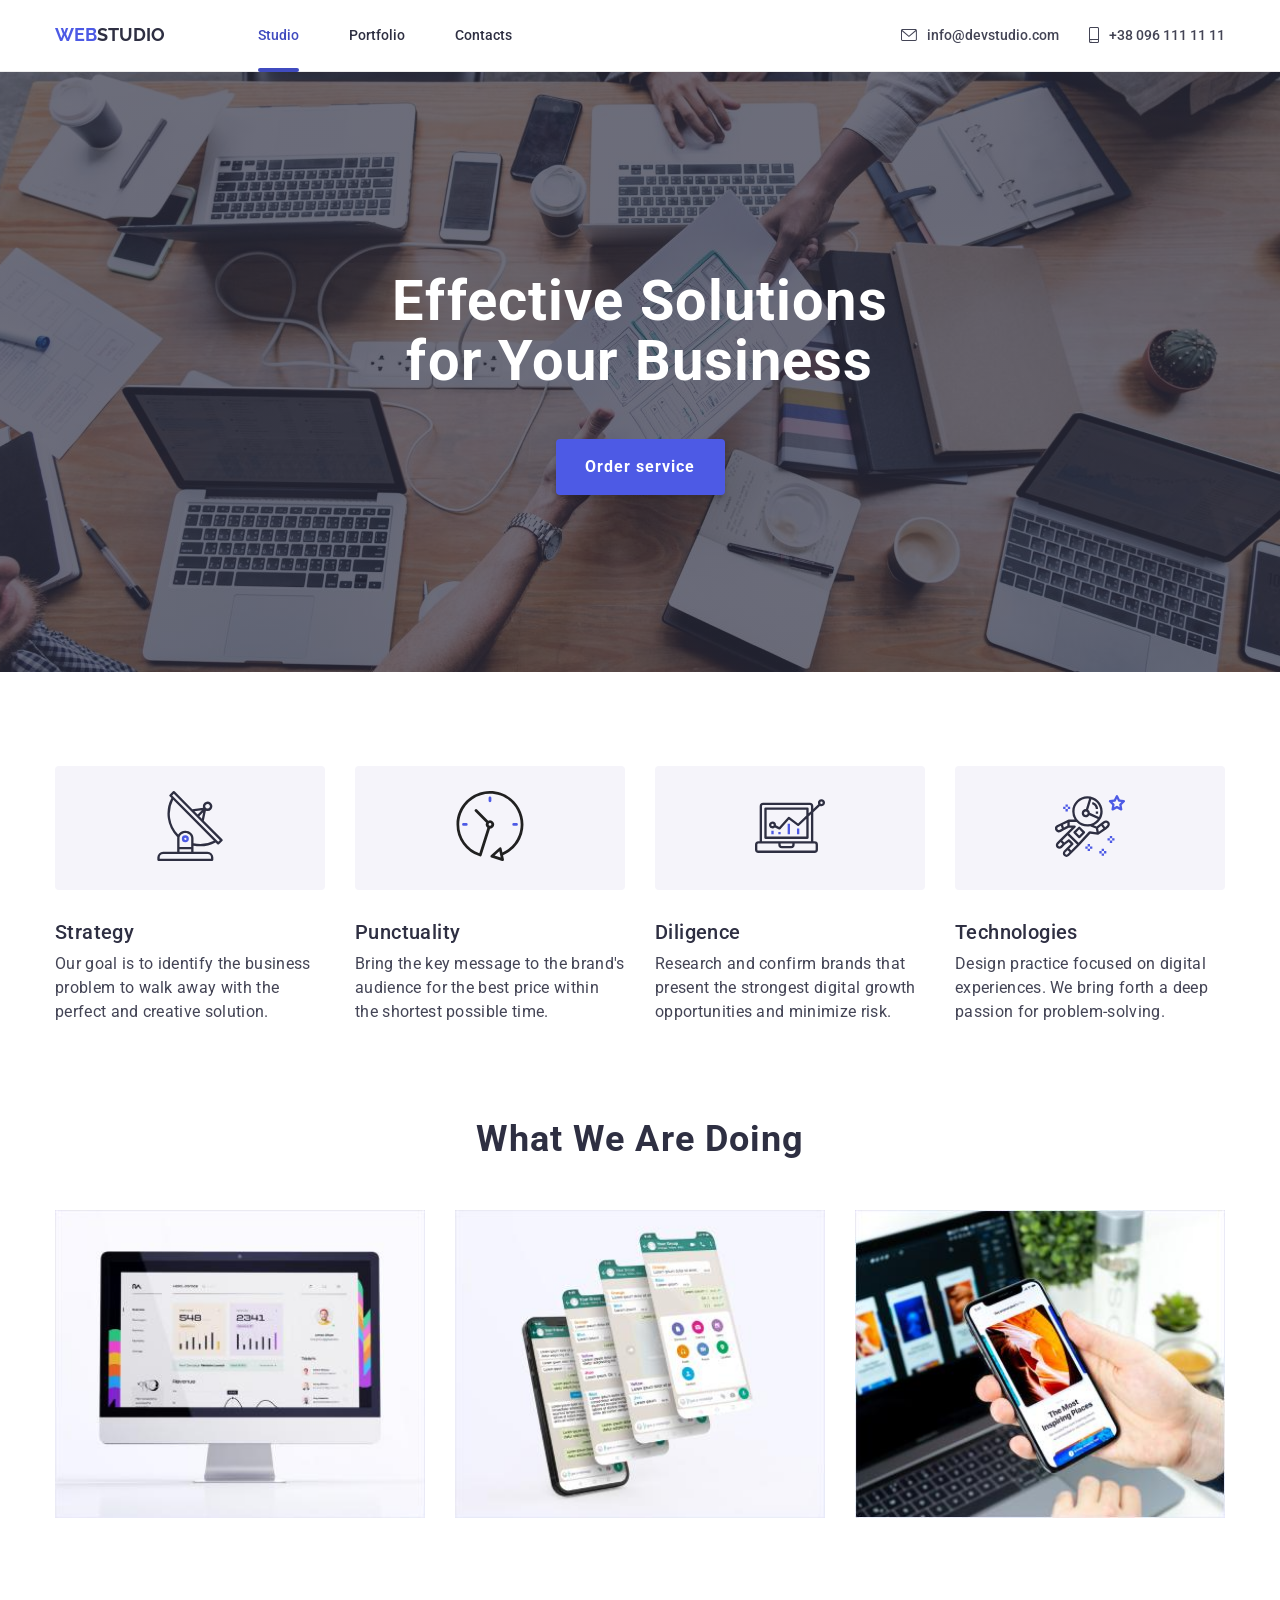
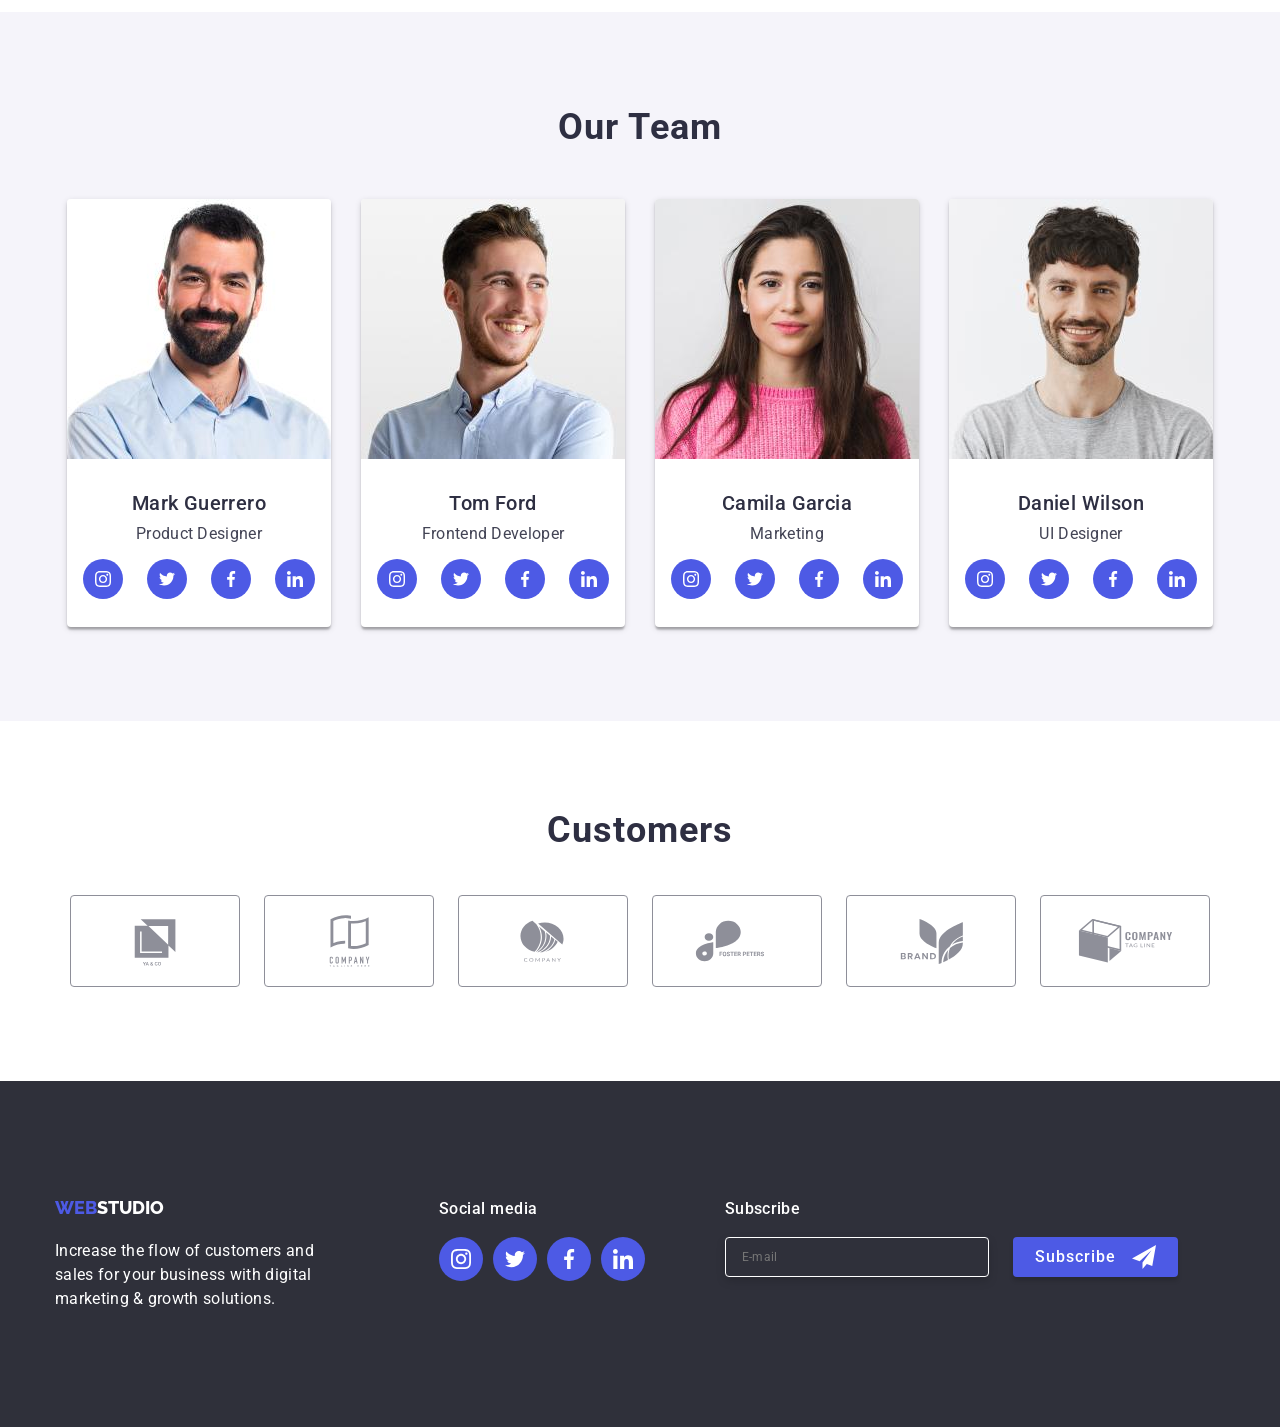
<file: src/index.html>
<!DOCTYPE html>
<html lang="uk">
    <head>
        <meta charset="UTF-8">
        <meta name="viewport" content="width=device-width, initial-scale=1.0">
        <title>WebStudio</title>

        <link rel="preconnect" href="https://fonts.googleapis.com">
        <link rel="preconnect" href="https://fonts.gstatic.com" crossorigin>
        <link href="https://fonts.googleapis.com/css2?family=Raleway:wght@700&family=Roboto:wght@400;500;700;900&display=swap" rel="stylesheet">

        <link rel="stylesheet" href="./css/modern-normalize.css">
        <link rel="stylesheet" href="./css/styles.css">
    </head>

    <body>
        <header>
            <div class="container header-box">
                <a class="logo-link" href="./index.html">
                    WEB<span class="logo-header">STUDIO</span>
                </a>    
                <nav class="nav-container">
                    <ul class="list">
                        <li><a href="index.html" class="studio">Studio</a></li>
                        <li class="li-portfolio"><a href="portfolio.html" class="portfolio">Portfolio</a></li>
                        <li class="li-contacts"><a href="" class="contacts">Contacts</a></li>
                    </ul>
                </nav>
                <ul class="list-1">
                    <li class="li-devstudio"><a href="mailto:info@devstudio.com" class="devstudio"><svg width="16" height="12"  class="icon"><use href="./images/icons.svg#icon-envelope"></use></svg>info@devstudio.com</a></li>
                    <li class="li-number"><a href="tel:+380961111111" class="number"><svg width="10" height="16" class="icon"><use href="./images/icons.svg#icon-smartphone"></use></svg>+38 096 111 11 11</a></li>
                </ul>
            </div>
        </header>

        <main>
            <section class="body-menu">
                <div class="container">
                    <h1 class="solutions">Effective Solutions for Your Business</h1>
                    <button class="btn-menu" type="button" data-modal-open>Order service</button>
                </div>
            </section>

            <section class="style-1">
                <div class="container">
                    <h2 class="visually-hidden">Наші особливості</h2>
                    <ul class="solution-container">
                        <li class="item-width">
                            <div class="svg-center">
                                <svg viewBox="0 0 32 32" width="70" height="70">
                                    <path fill="#212121" d="m30.773 22.098-8.443-8.505.937-4.615c.242.094.499.144.758.146h.006a2.159 2.159 0 1 0-2.008-1.435l-4.96.605L8.972.161a.534.534 0 0 0-.377-.16.532.532 0 0 0-.373.155L6.709 1.66a.534.534 0 0 0 0 .754l.814.826a14.943 14.943 0 0 0 2.519 17.663.513.513 0 0 0 .146.098c-.034.18-.051.364-.052.547v6.187h-6.4a2.67 2.67 0 0 0-2.667 2.667v1.067c0 .295.239.533.533.533h24.533a.533.533 0 0 0 .533-.533v-1.067a2.67 2.67 0 0 0-2.667-2.667h-6.4v-2.742a15.09 15.09 0 0 0 3.049.32 14.854 14.854 0 0 0 7.04-1.783l.818.823a.534.534 0 0 0 .377.16.532.532 0 0 0 .373-.155l1.513-1.504a.534.534 0 0 0 0-.754zM23.28 6.233a1.066 1.066 0 1 1 .752 1.822h-.003a1.067 1.067 0 0 1-.747-1.823h-.002zm-1.256 3.505-.598 2.946-1.175-1.182 1.774-1.763zm-.605-.902-1.92 1.909-1.485-1.493 3.405-.415zM24.004 28.8a1.6 1.6 0 0 1 1.6 1.6v.533H2.137V30.4a1.6 1.6 0 0 1 1.6-1.6h20.267zm-7.467-2.133v1.067h-5.333v-1.067h5.333zM11.204 25.6v-4.053c0-1.294 1.196-2.347 2.667-2.347s2.667 1.053 2.667 2.347V25.6h-5.333zm6.4-1.696v-2.357c0-1.882-1.675-3.413-3.733-3.413a3.8 3.8 0 0 0-3.281 1.786A13.87 13.87 0 0 1 8.311 4.033l18.602 18.708a13.818 13.818 0 0 1-9.309 1.163zm11.289-.684L7.836 2.039l.755-.752 7.935 7.98c.004 0 .006.007.01.01l13.115 13.191-.757.752z" style="fill:var(--color2, #2E2F42)"/>
                                    <path fill="#2196f3" d="M13.876 20.267h-.005a1.6 1.6 0 1 0-.004 3.2h.005a1.6 1.6 0 1 0 .004-3.2zm.373 1.978a.534.534 0 0 1-.752-.756.534.534 0 0 1 .373-.155.532.532 0 0 1 .373.911h.005z" style="fill:var(--color1, #4D5AE5)"/>
                                </svg>
                            </div>
                            <h3 class="solutions-title">Strategy</h3>
                            <p class="title-descr">Our goal is to identify the business problem to walk away with the perfect and creative solution. </p>
                        </li>
                        <li class="item-width">
                            <div class="svg-center">
                                <svg viewBox="0 0 32 32" width="70" height="70">
                                    <path fill="#212121" d="M31.297 15.301C31.295 6.849 24.442-.002 15.989 0S.686 6.855.688 15.308a15.304 15.304 0 0 0 10.649 14.576.662.662 0 0 0 .529-.065.637.637 0 0 0 .283-.356l3.865-12.25a1.912 1.912 0 1 0-.84-3.635l-5.106-5.107a.637.637 0 0 0-.902.902l5.103 5.109a1.876 1.876 0 0 0 .536 2.309l-3.683 11.673C3.844 25.783.118 17.71 2.799 10.432S13.553-.572 20.831 2.109s11.004 10.754 8.323 18.032a14.042 14.042 0 0 1-7.462 7.973l-.398-1.874a.638.638 0 0 0-1.048-.344l-3.837 3.426a.637.637 0 0 0 .231 1.084l4.899 1.563a.638.638 0 0 0 .819-.74l-.391-1.839a15.255 15.255 0 0 0 9.329-14.089zm-15.305-.637a.638.638 0 1 1 0 1.277.638.638 0 0 1 0-1.277zm2.101 14.864 2.184-1.948.603 2.84-2.787-.892z" style="fill:var(--color2, #212121)"/>
                                    <path fill="#2196f3" d="M15.354 3.185V4.46a.638.638 0 1 0 1.276 0V3.185a.638.638 0 0 0-1.276 0zM3.876 14.664a.638.638 0 0 0 0 1.276h1.275a.638.638 0 1 0 0-1.276H3.876zM28.108 15.939a.638.638 0 1 0 0-1.276h-1.275a.638.638 0 0 0 0 1.276h1.275z" style="fill:var(--color1, #4D5AE5)"/>
                                </svg>
                            </div>
                            <h3 class="solutions-title">Punctuality</h3>
                            <p class="title-descr">Bring the key message to the brand's audience for the best price within the shortest possible time.</p>
                        </li>
                        <li class="item-width">
                            <div class="svg-center">
                                <svg viewBox="0 0 32 32" width="70" height="70">
                                    <path fill="#2196f3" d="M14.926 14.965h1.066v4.798h-1.066v-4.797zM19.19 17.097h1.066v2.665H19.19v-2.665zM10.661 18.696h1.066v1.066h-1.066v-1.066zM7.463 18.163h1.066v1.599H7.463v-1.599z" style="fill:var(--color1, #4D5AE5)"/>
                                    <path fill="#212121" d="M1.599 28.291h25.587a1.6 1.6 0 0 0 1.599-1.599V24.56a1.6 1.6 0 0 0-1.599-1.599h-.533V9.668L29.681 6.8a1.608 1.608 0 1 0-.746-.763L26.654 8.2V6.97a1.6 1.6 0 0 0-1.599-1.599H3.733A1.6 1.6 0 0 0 2.134 6.97v15.992h-.533a1.6 1.6 0 0 0-1.599 1.599v2.132a1.6 1.6 0 0 0 1.599 1.599zM30.384 4.837a.533.533 0 1 1 0 1.067.533.533 0 0 1 0-1.067zM3.198 6.969c0-.294.239-.533.533-.533h21.322c.294 0 .533.239.533.533v2.239l-1.066 1.013V8.035a.533.533 0 0 0-.533-.533H4.797a.533.533 0 0 0-.533.533v13.326c0 .294.239.533.533.533h19.19a.533.533 0 0 0 .533-.533v-9.674l1.066-1.01v12.284H3.198V6.969zm4.798 6.93a1.598 1.598 0 1 0 1.107 2.749l1.853.93a.532.532 0 0 0 .636-.123l3.939-4.431 3.872 2.901a.533.533 0 0 0 .686-.039l3.365-3.188v8.131H5.33V8.569h18.124v2.66l-3.771 3.572-3.904-2.927a.533.533 0 0 0-.718.072l-3.993 4.493-1.493-.746c.011-.064.018-.129.02-.193a1.6 1.6 0 0 0-1.599-1.599zm.533 1.599a.533.533 0 1 1-1.067 0 .533.533 0 0 1 1.067 0zm3.198 8.529h5.331v.533a.533.533 0 0 1-.533.533h-4.264a.533.533 0 0 1-.533-.533v-.533zm-10.661.533c0-.294.239-.533.533-.533h9.062v.533a1.6 1.6 0 0 0 1.599 1.599h4.264a1.6 1.6 0 0 0 1.599-1.599v-.533h9.062c.294 0 .533.239.533.533v2.132a.533.533 0 0 1-.533.533H1.598a.533.533 0 0 1-.533-.533V24.56z" style="fill:var(--color2, #2E2F42)"/>
                                </svg>
                            </div>
                            <h3 class="solutions-title">Diligence</h3>
                            <p class="title-descr">Research and confirm brands that present the strongest digital growth opportunities and minimize risk.</p>
                        </li>
                        <li class="item-width">
                            <div class="svg-center">
                                <svg viewBox="0 0 32 32" width="70" height="70">
                                    <path fill="#2196f3" d="M31.974 4.524a.534.534 0 0 0-.43-.363l-1.91-.278-.855-1.731c-.179-.365-.777-.365-.956 0l-.855 1.731-1.91.278a.535.535 0 0 0-.296.91l1.383 1.348-.326 1.903c-.034.2.048.402.212.522a.53.53 0 0 0 .562.04l1.709-.899 1.709.899a.536.536 0 0 0 .775-.563l-.326-1.903 1.383-1.348a.536.536 0 0 0 .135-.547zm-2.463 1.327a.534.534 0 0 0-.153.472l.191 1.114-1-.526a.533.533 0 0 0-.498 0l-1.001.526.191-1.114a.534.534 0 0 0-.153-.472l-.81-.789 1.119-.163a.532.532 0 0 0 .402-.292l.5-1.013.5 1.013a.535.535 0 0 0 .402.292l1.119.163-.809.789zM26.134 20.522h-1.067v1.067h1.067v-1.067zM26.134 22.656h-1.067v1.067h1.067v-1.067zM27.2 21.589h-1.067v1.067H27.2v-1.067zM25.067 21.589H24v1.067h1.067v-1.067zM22.4 26.389h-1.067v1.067H22.4v-1.067zM22.4 28.522h-1.067v1.067H22.4v-1.067zM23.467 27.456H22.4v1.067h1.067v-1.067zM21.333 27.456h-1.067v1.067h1.067v-1.067zM16 24.256h-1.067v1.067H16v-1.067zM16 26.389h-1.067v1.067H16v-1.067zM17.067 25.322H16v1.067h1.067v-1.067zM14.933 25.322h-1.067v1.067h1.067v-1.067zM5.867 6.122H4.8v1.067h1.067V6.122zM5.867 8.255H4.8v1.067h1.067V8.255z" style="fill:var(--color1, #4D5AE5)"/>
                                    <path fill="#2196f3" d="M6.933 7.189H5.866v1.067h1.067V7.189zM4.8 7.189H3.733v1.067H4.8V7.189z" style="fill:var(--color1, #4D5AE5)"/>
                                    <path fill="#212121" d="M24.715 14.159a1.775 1.775 0 0 0-1.188-.705 1.778 1.778 0 0 0-1.34.352l-1.252.96-1.898 1.417-1.358-.541c2.421-1.086 4.114-3.508 4.114-6.32 0-3.823-3.123-6.933-6.961-6.933s-6.961 3.11-6.961 6.933a6.86 6.86 0 0 0 1.12 3.758l-2.764-.024h-.005c-.009 0-.015.004-.023.005a.515.515 0 0 0-.155.031l-.038.013c-.006.003-.013.003-.019.006l-3.233 1.596-.001.001-1.893.911a.397.397 0 0 0-.063.035 1.779 1.779 0 0 0-.598 2.295c.22.429.595.745 1.056.889a1.776 1.776 0 0 0 1.378-.128l1.388-.738 2.264-1.169 1.357-.008L2.2 22.211l-.002.001-1.339 1.333c-.316.315-.49.732-.49 1.178s.174.863.49 1.179c.325.323.752.485 1.179.485s.854-.162 1.18-.485l1.314-1.309 1.741-1.3.901.897-1.762 1.754-.002.001-1.339 1.333c-.316.315-.49.732-.49 1.178s.174.863.49 1.179c.325.323.753.485 1.18.485s.855-.162 1.18-.485l3.482-3.467.001-.002 1.01-1-.004-.004c.006-.006.015-.009.022-.015l5.166-5.658 3.471.494a.52.52 0 0 0 .262-.033c.018-.006.033-.015.05-.023.019-.01.039-.015.058-.027l3.213-2.133c.012-.008.018-.021.029-.029.013-.01.029-.014.041-.026l1.271-1.191c.662-.62.753-1.635.212-2.362zM2.13 17.77a.714.714 0 0 1-.558.052.717.717 0 0 1-.213-1.26l1.314-.632.449 1.312-.992.528zm3.498-1.828-1.548.8-.439-1.283 2.027-1.001-.04 1.484zm15.099-6.62a5.79 5.79 0 0 1-.599 2.559l-4.181-1.899a1.863 1.863 0 0 0-.788-1.388l1.464-4.86c2.378.756 4.105 2.974 4.105 5.588zm-11.789 0c0-3.235 2.644-5.867 5.894-5.867.253 0 .5.021.745.052l-1.432 4.754c-.019-.001-.037-.006-.057-.006-1.033 0-1.873.837-1.873 1.867s.84 1.867 1.873 1.867c.694 0 1.294-.383 1.618-.945l3.862 1.755a5.894 5.894 0 0 1-4.737 2.39c-3.25 0-5.894-2.632-5.894-5.867zm5.956.8c0 .441-.362.8-.806.8s-.806-.359-.806-.8c0-.441.362-.8.806-.8s.806.359.806.8zM2.465 25.146a.608.608 0 0 1-.854.001.592.592 0 0 1 0-.844l.962-.958.851.848-.959.955zm3.214 3.734a.608.608 0 0 1-.855.001.592.592 0 0 1 0-.844l.963-.959.852.848-.96.955zm3.481-3.469-.002.001-1.765 1.76-.852-.848 1.763-1.755.002-.001c.04-.04.065-.088.09-.135.007-.014.02-.026.026-.04.017-.041.019-.085.026-.129.003-.025.014-.047.014-.073 0-.036-.013-.07-.02-.106-.006-.032-.006-.065-.019-.095a.55.55 0 0 0-.091-.138c-.01-.012-.014-.027-.025-.038h-.001l-.001-.002-1.607-1.6c-.017-.017-.039-.024-.058-.038a.507.507 0 0 0-.087-.058.515.515 0 0 0-.093-.033.507.507 0 0 0-.103-.02.5.5 0 0 0-.095.005.53.53 0 0 0-.104.02.477.477 0 0 0-.094.045c-.02.011-.042.015-.061.029L4.23 23.486l-.901-.897 2.399-2.386 4.361 4.289-.928.919zm6.819-7.017c-.015-.002-.03.004-.045.003a.556.556 0 0 0-.3.075.492.492 0 0 0-.083.061c-.013.011-.028.017-.04.029l-4.698 5.146-4.328-4.257 2.833-2.818a.534.534 0 0 0-.379-.911v-.001l-2.219.013.028-1.607 3.104.027a6.947 6.947 0 0 0 4.981 2.101c.437 0 .864-.045 1.279-.123.04.032.079.065.13.085l2.41.96.331 1.644-3.003-.427zm4.041.178-.313-1.558 1.446-1.08.947 1.257-2.08 1.381zm3.754-2.831-.838.785-.931-1.236.831-.637a.735.735 0 0 1 .543-.143.718.718 0 0 1 .48.284.713.713 0 0 1-.085.947z" style="fill:var(--color2, #2E2F42)"/>
                                    <path fill="#212121" d="m13.602 18.544-2.143-2.133a.534.534 0 0 0-.753 0l-2.142 2.133a.537.537 0 0 0 0 .756l2.142 2.133a.536.536 0 0 0 .753 0l2.143-2.133a.535.535 0 0 0 0-.756zm-2.519 1.759-1.387-1.381 1.387-1.381 1.387 1.381-1.387 1.381zM17.164 5.071l-.258 1.036c.071.018 1.738.452 1.738 2.149h1.067c0-2.017-1.666-2.965-2.547-3.185zM19.711 9.322h-1.067v1.067h1.067V9.322z" style="fill:var(--color2, #2E2F42)"/>
                                </svg>
                            </div>
                            <h3 class="solutions-title">Technologies</h3>
                            <p class="title-descr">Design practice focused on digital experiences. We bring forth a deep passion for problem-solving.</p>
                        </li>
                    </ul>
                </div>
            </section>

            <section class="style-2">
                <div class="container">
                    <h2 class="section-title">What We Are Doing</h2>
                    <ul class="list-img">
                        <li>
                            <div class="label-img">
                                <img src="./images/box_1.jpg" width="370" alt="Людина працює за ком’ютером">
                            </div>
                        </li>
                        <li>
                            <div class="label-img">
                                <img src="./images/box_2.jpg" width="370" alt="Людина працює з телефоном">
                            </div>
                        </li>
                        <li>
                            <div class="label-img">
                                <img src="./images/box_3.jpg" width="370" alt="Людина працює з планшетом">
                            </div>
                        </li>
                    </ul>
                </div>
            </section>

            <section class="section-cards">
                <div class="container">
                    <h2 class="section-title-1">
                        Our Team
                    </h2>
                    <ul class="list-cards">
                        <li class="item-card"> 
                            <img src="./images/person_1.jpg" width="270" alt="Людина займається дизайном сторінки">
                            <div class="style-card">
                                <h3 class="card-name">Mark Guerrero</h3>
                                <p class="card-descr">Product Designer</p>
                                <ul class="social-items">
                                    <li>
                                        <a href="https://www.instagram.com/" class="social-icon">
                                            <svg width="16" height="16">
                                                <use href="./images/icons.svg#icon-instagram-2"></use>
                                            </svg>
                                        </a>
                                    </li>
                                    <li>
                                        <a href="https://twitter.com/" class="social-icon">
                                            <svg width="16" height="16">
                                                <use href="./images/icons.svg#icon-twitter-1"></use>
                                            </svg>
                                        </a>
                                    </li>
                                    <li>
                                        <a href="https://www.facebook.com/"  class="social-icon">
                                            <svg width="16 " height="16">
                                                <use href="./images/icons.svg#icon-facebook-1"></use>
                                            </svg>  
                                        </a>
                                    </li>
                                    <li>
                                        <a href="https://www.linkedin.com/" class="social-icon">
                                            <svg width="16" height="16">
                                                <use href="./images/icons.svg#icon-linkedin-1"></use>
                                            </svg>
                                        </a>
                                    </li>
                                </ul>
                            </div>
                        </li>

                        <li class="item-card">
                            <img src="./images/person_2.jpg" width="270" alt="Людина займається версткою сайту">
                            <div class="style-card">
                                <h3 class="card-name">Tom Ford</h3>
                                <p class="card-descr">Frontend Developer</p>
                                <ul class="social-items">
                                    <li>
                                        <a href="https://www.instagram.com/" class="social-icon">
                                            <svg width="16" height="16">
                                                <use href="./images/icons.svg#icon-instagram-2"></use>
                                            </svg>
                                        </a>
                                    </li>
                                    <li>
                                        <a href="https://twitter.com/" class="social-icon">
                                            <svg width="16" height="16">
                                                <use href="./images/icons.svg#icon-twitter-1"></use>
                                            </svg>
                                        </a>
                                    </li>
                                    <li>
                                        <a href="https://www.facebook.com/"  class="social-icon">
                                            <svg width="16" height="16">
                                                <use href="./images/icons.svg#icon-facebook-1"></use>
                                            </svg>  
                                        </a>
                                    </li>
                                    <li>
                                        <a href="https://www.linkedin.com/" class="social-icon">
                                            <svg width="16" height="16">
                                                <use href="./images/icons.svg#icon-linkedin-1"></use>
                                            </svg>
                                        </a>
                                    </li>
                                </ul>
                            </div>
                        </li>
                            
                        <li class="item-card">
                            <img src="./images/person_3.jpg" width="270" alt="Людина займається маркетингом">
                            <div class="style-card">
                                <h3 class="card-name">Camila Garcia</h3>
                                <p class="card-descr">Marketing</p>
                                <ul class="social-items">
                                    <li>
                                        <a href="https://www.instagram.com/" class="social-icon">
                                            <svg width="16" height="16">
                                                <use href="./images/icons.svg#icon-instagram-2"></use>
                                            </svg>
                                        </a>
                                    </li>
                                    <li>
                                        <a href="https://twitter.com/" class="social-icon">
                                            <svg width="16" height="16">
                                                <use href="./images/icons.svg#icon-twitter-1"></use>
                                            </svg>
                                        </a>
                                    </li>
                                    <li>
                                        <a href="https://www.facebook.com/"  class="social-icon">
                                            <svg width="16" height="16">
                                                <use href="./images/icons.svg#icon-facebook-1"></use>
                                            </svg>  
                                        </a>
                                    </li>
                                    <li>
                                        <a href="https://www.linkedin.com/" class="social-icon">
                                            <svg width="16" height="16">
                                                <use href="./images/icons.svg#icon-linkedin-1"></use>
                                            </svg>
                                        </a>
                                    </li>
                                </ul>
                            </div>
                        </li>

                        <li class="item-card">
                            <img src="./images/person_4.jpg" width="270" alt="Людина займається дизайном інтерфейсу користувача">
                            <div class="style-card">
                                <h3 class="card-name">Daniel Wilson</h3>
                                <p class="card-descr">UI Designer</p>
                                <ul class="social-items">
                                    <li>
                                        <a href="https://www.instagram.com/" class="social-icon">
                                            <svg width="16" height="16">
                                                <use href="./images/icons.svg#icon-instagram-2"></use>
                                            </svg>
                                        </a>
                                    </li>
                                    <li>
                                        <a href="https://twitter.com/" class="social-icon">
                                            <svg width="16" height="16">
                                                <use href="./images/icons.svg#icon-twitter-1"></use>
                                            </svg>
                                        </a>
                                    </li>
                                    <li>
                                        <a href="https://www.facebook.com/"  class="social-icon">
                                            <svg width="16" height="16">
                                                <use href="./images/icons.svg#icon-facebook-1"></use>
                                            </svg>  
                                        </a>
                                    </li>
                                    <li>
                                        <a href="https://www.linkedin.com/" class="social-icon">
                                            <svg width="16" height="16">
                                                <use href="./images/icons.svg#icon-linkedin-1"></use>
                                            </svg>
                                        </a>
                                    </li>
                                </ul>
                            </div>
                        </li>
                    </ul>
                </div>
            </section>

            <section class="section-clients">
                <div class="container-customers">
                    <h2 class="clients">Customers</h2>
                    <ul class="li-logo-clients">
                        <li>
                            <a href="" class="li-client">
                                <svg width="106" height="60">
                                   <use href="./images/icons.svg#icon-client-1"></use>
                                </svg>
                            </a>
                        </li>
                        <li>
                            <a href="" class="li-client">
                                <svg width="106" height="60">
                                   <use href="./images/icons.svg#icon-client-2"></use>
                                </svg>
                            </a>
                        </li>
                        <li>
                            <a href="" class="li-client">
                                <svg width="106" height="60">
                                   <use href="./images/icons.svg#icon-client-3"></use>
                                </svg>
                            </a>
                        </li>
                        <li>
                            <a href="" class="li-client">
                                <svg width="106" height="60">
                                   <use href="./images/icons.svg#icon-client-4"></use>
                                </svg>
                            </a>
                        </li>
                        <li>
                            <a href="" class="li-client">
                                <svg width="106" height="60">
                                   <use href="./images/icons.svg#icon-client-5"></use>
                                </svg>
                            </a>
                        </li>
                        <li>
                            <a href="" class="li-client">
                                <svg width="106" height="60">
                                   <use href="./images/icons.svg#icon-client-6"></use>
                                </svg>
                            </a>
                        </li>
                    </ul>
                </div>
            </section>
        </main>

        <footer class="footer-menu">
            <div class="container flex-menu">
                <div>
                    <a class="logo-link-footer" href="./index.html">
                        WEB<span class="logo-footer">STUDIO</span>
                    </a>
                    <address class="address-footer">
                        <p class="text-footer">
                            Increase the flow of customers and sales for your business with digital marketing & growth solutions.
                        </p>
                    </address>
                </div>
                <div class="container-enjoy">
                    <p class="enjoy">Social media</p>
                    <ul class="list-footer-icon">
                        <li>
                            <a href="https://www.instagram.com/" class="footer-icon">
                                <svg width="20" height="20">
                                    <use href="./images/icons.svg#icon-instagram-2"></use>
                                </svg>
                            </a>
                        </li>
                        <li>
                            <a href="https://twitter.com/" class="footer-icon">
                                <svg width="20" height="20">
                                    <use href="./images/icons.svg#icon-twitter-1"></use>
                                </svg>
                            </a>
                        </li>
                        <li>
                            <a href="https://www.facebook.com/" class="footer-icon">
                                <svg width="20" height="20">
                                    <use href="./images/icons.svg#icon-facebook-1"></use>
                                </svg>
                            </a>
                        </li>
                        <li>
                            <a href="https://www.linkedin.com/" class="footer-icon">
                                <svg width="20" height="20">
                                    <use href="./images/icons.svg#icon-linkedin-1"></use>
                                </svg>
                            </a>
                        </li>
                    </ul>
                </div>
                <div class="flex-input">
                    <p class="input-text">Subscribe</p>
                    <form class="box-btn">
                        <label>
                            <input class="type-input" type="email" name="email" placeholder="E-mail">
                        </label>
                        <button class="btn-input">
                            Subscribe
                            <svg xmlns="http://www.w3.org/2000/svg" class="svg-btn" width="24" height="24" viewBox="0 0 24 24" fill="none">
                            <path d="M24 0L0 13.5L7.66994 16.3407L19.5 5.25002L10.5017 17.3896L10.509 17.3923L10.5 17.3896V24.0001L14.8013 18.982L20.2501 21.0001L24 0Z" fill="white"/>
                            </svg>
                        </button>
                    </form>
                </div>
            </div>
        </footer>

        <div class="backdrop is-hidden" data-modal>
            <div class="modal">
                <button class="modal-button close-icon" type="button" data-modal-close>
                    <svg width="8" height="8">
                        <use href="./images/icons.svg#icon-close-icon"></use>
                    </svg>
                </button>
                <p class="modal-title">Leave your contacts and we will call you back</p>
                <form class="form-hov">
                    <label class="name-input-modal">
                        Name
                    </label>
                    <div class="field-input">
                        <input class="modal-input" type="text" required>
                        <span class="input-icon">
                            <svg width="18" height="24">
                                <use href="./images/icons.svg#icon-person"></use>
                            </svg>
                        </span>
                    </div>
                    <label class="name-input-modal">
                        Phone
                    </label>
                    <div class="field-input">
                        <input class="modal-input" type="tel" required>
                        <span class="input-icon">
                            <svg width="18" height="24">
                                <use href="./images/icons.svg#icon-phone"></use>
                            </svg>
                        </span>
                    </div>
                    <label class="name-input-modal">
                        E-mail
                    </label>
                    <div class="field-input">
                        <input class="modal-input" type="email">
                        <span class="input-icon">
                            <svg width="18" height="24">
                                <use href="./images/icons.svg#icon-email"></use>
                            </svg>
                        </span>
                    </div>
                    <label class="name-input-modal">
                        Comment
                    </label>
                    <div class="field-input">
                        <textarea class="modal-input-commentary" placeholder="Text input"></textarea>
                        <label class="checkbox-modal">
                            <input class="modal-form-agreement-box" type="checkbox">
                            <span class="modal-agreement-text">I accept the terms and conditions of the <a href="#" class="link-lisense">Privacy Policy</a></span>
                        </label>
                        <button class="btn-modal" type="submit">Send</button>
                    </div>
                </form>
            </div>
        </div>

        <script src="./modal.js"></script>
    </body>
</html>
</file>
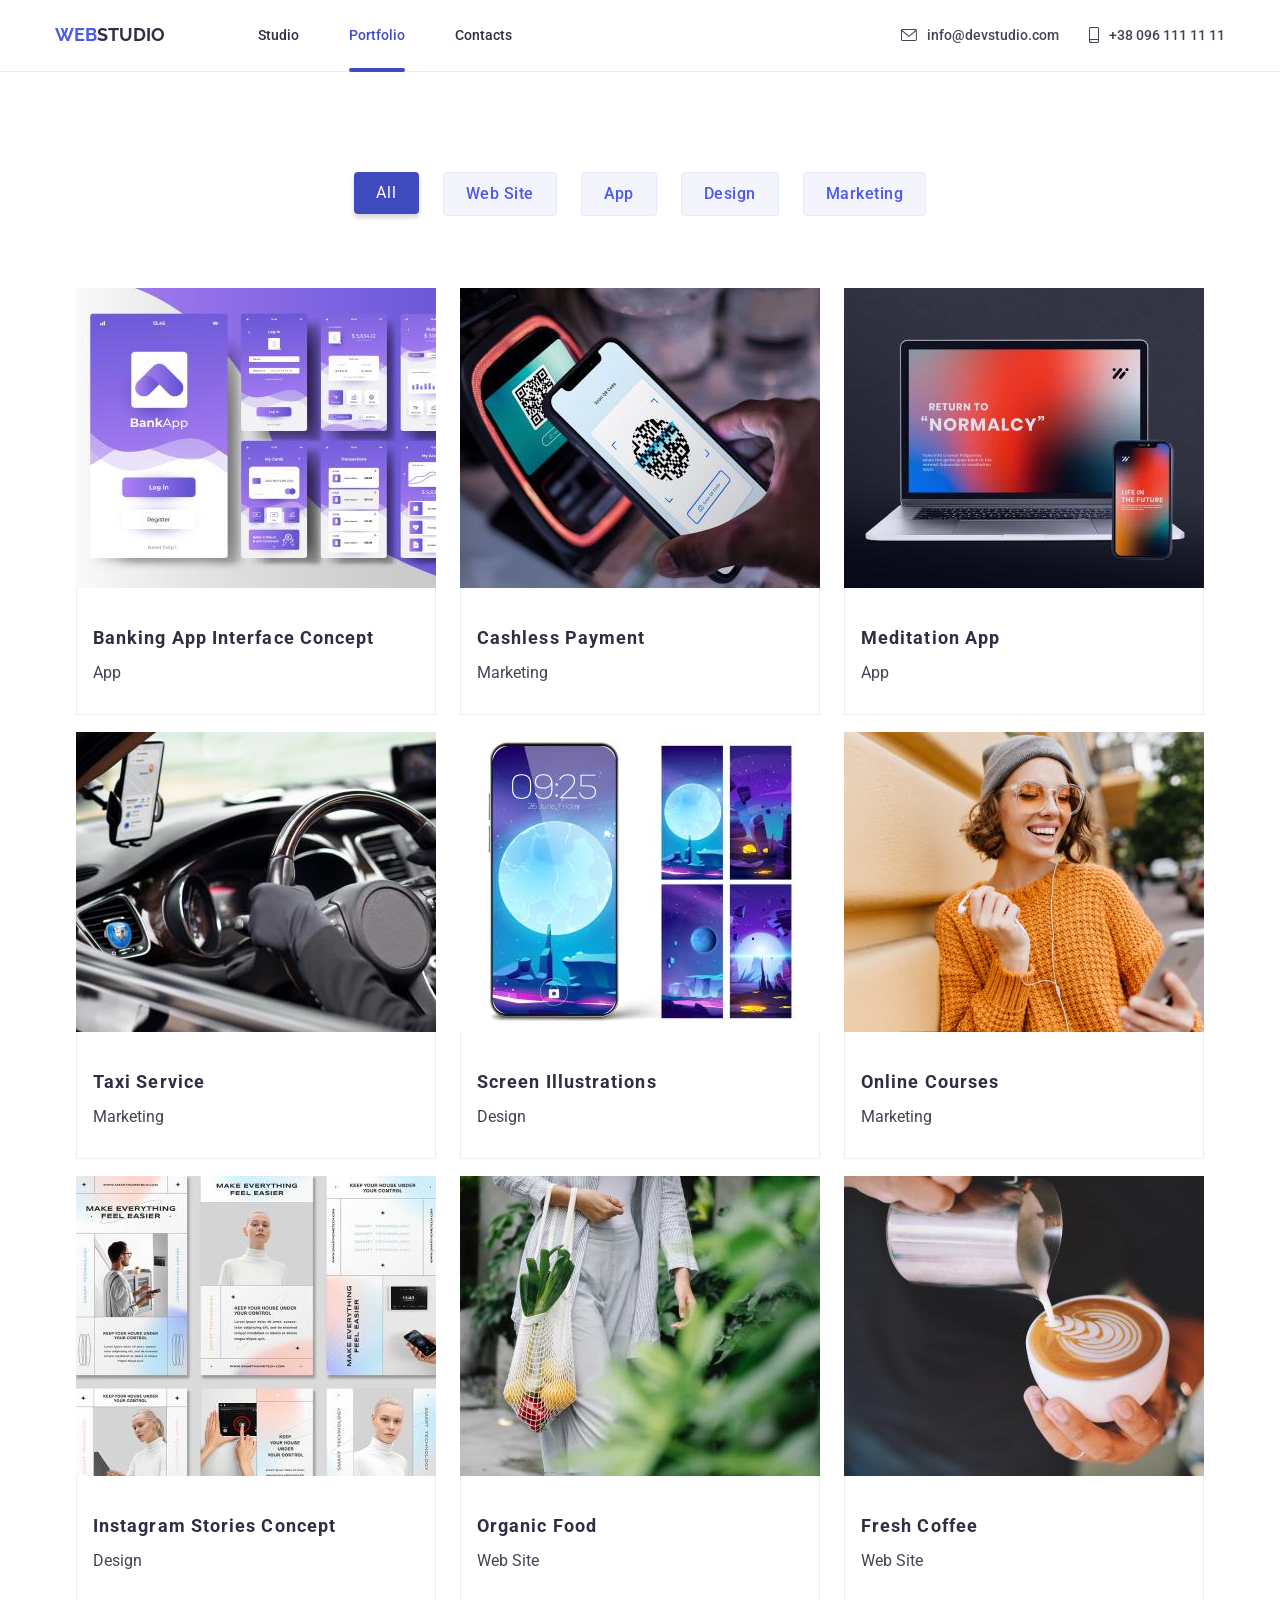
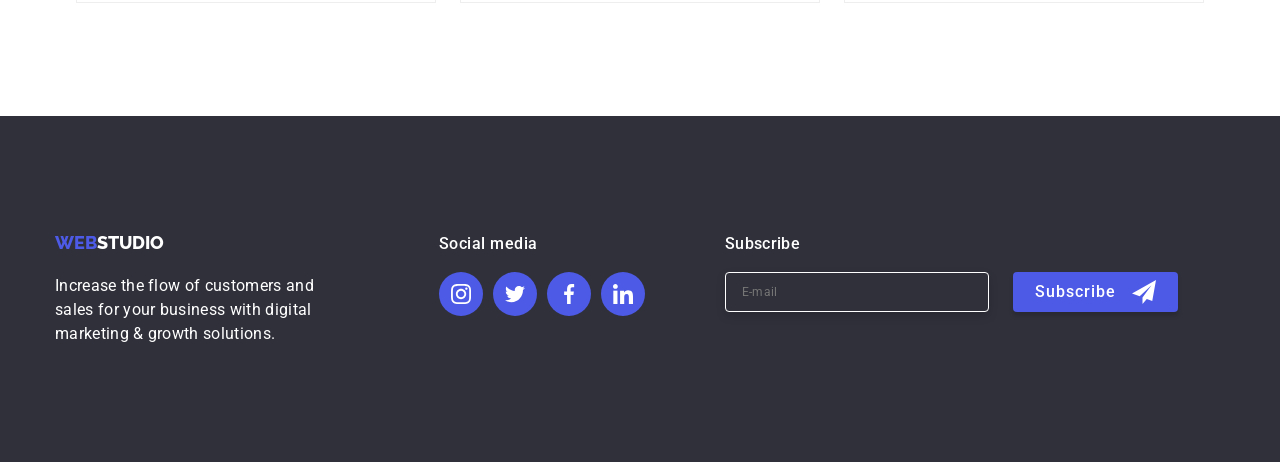
<file: src/portfolio.html>
<!DOCTYPE html>
<html lang="uk">
    <head>
        <meta charset="UTF-8">
        <meta name="viewport" content="width=device-width, initial-scale=1.0">
        <title>WebStudio</title>

        <link rel="preconnect" href="https://fonts.googleapis.com">
        <link rel="preconnect" href="https://fonts.gstatic.com" crossorigin>
        <link href="https://fonts.googleapis.com/css2?family=Raleway:wght@700&family=Roboto:wght@400;500;700;900&display=swap" rel="stylesheet">

        <link rel="stylesheet" href="./css/modern-normalize.css">
        <link rel="stylesheet" href="./css/styles.css">
    </head>

    <body>
        <header>
            <div class="container header-box">
                <a class="logo-link" href="./index.html">
                    WEB<span class="logo-header">STUDIO</span>
                </a>    
                <nav class="nav-container">
                    <ul class="list">
                        <li><a href="index.html" class="studio-1">Studio</a></li>
                        <li class="li-portfolio"><a href="portfolio.html" class="portfolio-1">Portfolio</a></li>
                        <li class="li-contacts"><a href="#" class="contacts">Contacts</a></li>
                    </ul>
                </nav>
                <ul class="list-1">
                    <li class="li-devstudio"><a href="mailto:info@devstudio.com" class="devstudio"><svg width="16" height="12" class="icon"><use href="./images/icons.svg#icon-envelope"></use></svg>info@devstudio.com</a></li>
                    <li><a href="tel:+380961111111" class="number"><svg width="10" height="16" class="icon"><use href="./images/icons.svg#icon-smartphone"></use></svg>+38 096 111 11 11</a></li>
                </ul>
            </div>
        </header>

        <main>
            <section class="portfolio-box">
                <div class="container">
                    <h1 class="visually-hidden">Список продуктів</h1>
                    <ul class="filter-box">
                        <li><button class="filter-btn-active">All</button></li>
                        <li><button class="filter-btn">Web Site</button></li>
                        <li><button class="filter-btn">App</button></li>
                        <li><button class="filter-btn">Design</button></li>
                        <li><button class="filter-btn">Marketing</button></li>
                    </ul>
                    <div class="gap-img">
                        <ul class="set-img">
                            <li class="img-card box-card">
                                <a href="" class="a-text">
                                    <div class="box-img">
                                        <img src="./images/picture-1.jpg" width="370" height="294" alt="Ноутбук">
                                        <p class="overlay">
                                            14 Stylish and User-Friendly App Design Concepts · Task Manager App · Calorie Tracker App · Exotic Fruit Ecommerce App · Cloud Storage App                                        </p>
                                    </div>                                  
                                    <div class="style-card-portfolio">
                                        <h2 class="card-portfolio">Banking App Interface Concept</h2>
                                        <p class="style-text-portfolio">App</p>
                                    </div>
                                </a>
                            </li>
                            <li class="img-card box-card">
                                <a href="" class="a-text">
                                    <div class="box-img">
                                        <img src="./images/picture-2.jpg" width="370" height="294" alt="Ноутбук">
                                        <p class="overlay">
                                            14 Stylish and User-Friendly App Design Concepts · Task Manager App · Calorie Tracker App · Exotic Fruit Ecommerce App · Cloud Storage App                                        </p>
                                    </div>
                                    <div class="style-card-portfolio">
                                        <h2 class="card-portfolio">Cashless Payment</h2>
                                        <p class="style-text-portfolio">Marketing</p>
                                    </div>
                                </a>
                            </li>
                            <li class="img-card box-card">
                                <a href="" class="a-text">
                                    <div class="box-img">
                                        <img src="./images/picture-3.jpg" width="370" height="294" alt="Ноутбук">
                                        <p class="overlay">
                                            14 Stylish and User-Friendly App Design Concepts · Task Manager App · Calorie Tracker App · Exotic Fruit Ecommerce App · Cloud Storage App                                        </p>
                                    </div>
                                    <div class="style-card-portfolio">
                                        <h2 class="card-portfolio">Meditation App</h2>
                                        <p class="style-text-portfolio">App</p>
                                    </div>
                                </a>
                            </li>
                            <li class="img-card box-card">
                                <a href="" class="a-text">
                                    <div class="box-img">
                                        <img src="./images/picture-4.jpg" width="370" height="294" alt="Ноутбук">
                                        <p class="overlay">
                                            14 Stylish and User-Friendly App Design Concepts · Task Manager App · Calorie Tracker App · Exotic Fruit Ecommerce App · Cloud Storage App                                        </p>
                                    </div>
                                    <div class="style-card-portfolio">
                                        <h2 class="card-portfolio">Taxi Service</h2>
                                        <p class="style-text-portfolio">Marketing</p>
                                    </div>
                                </a>
                            </li>
                            <li class="img-card box-card">
                                <a href="" class="a-text">
                                    <div class="box-img">
                                        <img src="./images/picture-5.jpg" width="370" height="294" alt="Ноутбук">
                                        <p class="overlay">
                                            14 Stylish and User-Friendly App Design Concepts · Task Manager App · Calorie Tracker App · Exotic Fruit Ecommerce App · Cloud Storage App                                        </p>
                                    </div>
                                    <div class="style-card-portfolio">
                                        <h2 class="card-portfolio">Screen Illustrations</h2>
                                        <p class="style-text-portfolio">Design</p>
                                    </div>
                                </a>
                            </li>
                            <li class="img-card box-card">
                                <a href="" class="a-text">
                                    <div class="box-img">
                                        <img src="./images/picture-6.jpg" width="370" height="294" alt="Ноутбук">
                                        <p class="overlay">
                                            14 Stylish and User-Friendly App Design Concepts · Task Manager App · Calorie Tracker App · Exotic Fruit Ecommerce App · Cloud Storage App                                        </p>
                                    </div>
                                    <div class="style-card-portfolio">
                                        <h2 class="card-portfolio">Online Courses</h2>
                                        <p class="style-text-portfolio">Marketing</p>
                                    </div>
                                </a>
                            </li>
                            <li class="img-card box-card">
                                <a href="" class="a-text">
                                    <div class="box-img">
                                        <img src="./images/picture-7.jpg" width="370" height="294" alt="Ноутбук">
                                        <p class="overlay">
                                            14 Stylish and User-Friendly App Design Concepts · Task Manager App · Calorie Tracker App · Exotic Fruit Ecommerce App · Cloud Storage App                                        </p>
                                    </div>
                                    <div class="style-card-portfolio">
                                        <h2 class="card-portfolio">Instagram Stories Concept</h2>
                                        <p class="style-text-portfolio">Design</p>
                                    </div>
                                </a>
                            </li>
                            <li class="img-card box-card">
                                <a href="" class="a-text">
                                    <div class="box-img">
                                        <img src="./images/picture-8.jpg" width="370" height="294" alt="Ноутбук">
                                        <p class="overlay">
                                            14 Stylish and User-Friendly App Design Concepts · Task Manager App · Calorie Tracker App · Exotic Fruit Ecommerce App · Cloud Storage App                                        </p>
                                    </div>
                                    <div class="style-card-portfolio">
                                        <h2 class="card-portfolio">Organic Food</h2>
                                        <p class="style-text-portfolio">Web Site</p>
                                    </div>
                                </a>
                            </li>
                            <li class="img-card box-card">
                                <a href="" class="a-text">
                                    <div class="box-img">
                                        <img src="./images/picture-9.jpg" width="370" height="294" alt="Ноутбук">
                                        <p class="overlay">
                                            14 Stylish and User-Friendly App Design Concepts · Task Manager App · Calorie Tracker App · Exotic Fruit Ecommerce App · Cloud Storage App                                        </p>
                                    </div>
                                    <div class="style-card-portfolio">
                                        <h2 class="card-portfolio">Fresh Coffee</h2>
                                        <p class="style-text-portfolio">Web Site</p>
                                    </div>
                                </a>
                            </li>
                        </ul>
                    </div>
                </div>
            </section>
        </main>
        
        <footer class="footer-menu">
            <div class="container flex-menu">
                <div>
                    <a class="logo-link-footer" href="./index.html">
                        WEB<span class="logo-footer">STUDIO</span>
                    </a>
                    <address class="address-footer">
                        <p class="text-footer">
                            Increase the flow of customers and sales for your business with digital marketing & growth solutions.
                        </p>
                    </address>
                </div>
                <div class="container-enjoy">
                    <p class="enjoy">Social media</p>
                    <ul class="list-footer-icon">
                        <li>
                            <a href="https://www.instagram.com/" class="footer-icon">
                                <svg width="20" height="20">
                                    <use href="./images/icons.svg#icon-instagram-2"></use>
                                </svg>
                            </a>
                        </li>
                        <li>
                            <a href="https://twitter.com/" class="footer-icon">
                                <svg width="20" height="20">
                                    <use href="./images/icons.svg#icon-twitter-1"></use>
                                </svg>
                            </a>
                        </li>
                        <li>
                            <a href="https://www.facebook.com/" class="footer-icon">
                                <svg width="20" height="20">
                                    <use href="./images/icons.svg#icon-facebook-1"></use>
                                </svg>
                            </a>
                        </li>
                        <li>
                            <a href="https://www.linkedin.com/" class="footer-icon">
                                <svg width="20" height="20">
                                    <use href="./images/icons.svg#icon-linkedin-1"></use>
                                </svg>
                            </a>
                        </li>
                    </ul>
                </div>
                <div class="flex-input">
                    <p class="input-text">Subscribe</p>
                    <form class="box-btn">
                        <label>
                            <input class="type-input" type="email" name="email" placeholder="E-mail">
                        </label>
                        <button class="btn-input">
                            Subscribe
                            <svg xmlns="http://www.w3.org/2000/svg" class="svg-btn" width="24" height="24" viewBox="0 0 24 24" fill="none">
                            <path d="M24 0L0 13.5L7.66994 16.3407L19.5 5.25002L10.5017 17.3896L10.509 17.3923L10.5 17.3896V24.0001L14.8013 18.982L20.2501 21.0001L24 0Z" fill="white"/>
                            </svg>
                        </button>
                    </form>
                </div>
            </div>
        </footer>

    </body>
</html>
</file>
<file: src/css/styles.css>
:root {
    --color--primary: #434455;
    --color--logo: #4D5AE5;
    --color--logo-1: #2E2F42;
    --color--active: #404BBF;
    --color--font: #2E2F42;
    --color--background: #404BBF;
    --color--background--block: #2F303A;
    --color--background-1: #FFFFFF;
    --color--btn-hover: #188CE8;
    --color--background-2: #F5F4FA;
}

* {
    box-sizing: border-box;
}

header {
    border-bottom: 1px solid #ECECEC;
}

ul, li {
    list-style-type: none;
    padding: 0;
    margin: 0;
}

img {
    display: block;
    max-width: 100%;
    height: auto;
}

body {
    height: 100%;
    font-family: 'Roboto', sans-serif;
    color: var(--color--primary);
    margin: auto;
}

.container {
    width: 1200px;
    padding: 0 15px;
    margin: 0 auto;
}

.header-box {
    display: flex;
}

.logo-link {
    font-family: 'Raleway', sans-serif;
    font-weight: 700;
    font-size: 18px;
    line-height: 1.2;
    color: var(--color--logo);
    margin: 0 93px 0 0;
    text-decoration: none;
    padding: 24px 0 25px 0;
    display: block;
    width: auto;
}

.logo-header {
    font-family: 'Raleway', sans-serif;
    font-weight: 700;
    font-size: 18px;
    line-height: 1.2;
    color: var(--color--logo-1);
}

.nav-container {
    display: flex;
}

.list {
    display: flex;
    align-items: center;
    padding-left: 0;
}



.studio {
    font-weight: 500;
    font-size: 14px;
    line-height: 1.15;
    color: var(--color--background);
    text-decoration: none;
    padding: 20px 0;
    display: block;
    position: relative;
    transition: color 250ms cubic-bezier(0.4, 0, 0.2, 1);
}

.studio:after {
    display: block;
    content: "";
    width: 100%;
    height: 4px;
    left: 0;
    bottom: -9px;
    background-color: #404BBF;
    border-radius: 2px;
    margin-top: 28px;
    position: absolute;
}

.studio-1 {
    font-weight: 500;
    font-size: 14px;
    line-height: 1.15;
    color: var(--color--font);
    text-decoration: none;
    padding: 20px 0;
    display: block;
    position: relative;
    transition: color 250ms cubic-bezier(0.4, 0, 0.2, 1);
}

.studio-1:hover,
.studio-1:focus {
    color: var(--color--background);
}

.studio-1:hover:after,
.studio-1:focus:after {
    display: block;
    content: "";
    width: 100%;
    height: 4px;
    left: 0;
    bottom: -9px;
    background-color: #404BBF;
    border-radius: 2px;
    position: absolute;
}

.li-portfolio {
    margin-left: 50px;
}

.portfolio {
    font-weight: 500;
    font-size: 14px;
    line-height: 1.15;
    color: var(--color--font);
    text-decoration: none;
    padding: 20px 0;
    display: block;
    position: relative;
    transition: color 250ms cubic-bezier(0.4, 0, 0.2, 1);
}

.portfolio-1:after {
    display: block;
    content: "";
    width: 100%;
    height: 4px;
    left: 0;
    bottom: -9px;
    background-color: #404BBF;
    border-radius: 2px;
    margin-top: 28px;
    position: absolute;
}

.portfolio:hover,
.portfolio:focus {
    color: var(--color--background);
}

.portfolio-1 {
    font-weight: 500;
    font-size: 14px;
    line-height: 1.15;
    color: var(--color--background);
    text-decoration: none;
    padding: 20px 0;
    display: block;
    position: relative;
}

.portfolio:hover:after,
.portfolio:focus:after {
    display: block;
    content: "";
    width: 100%;
    height: 4px;
    left: 0;
    bottom: -9px;
    background-color: #404BBF;
    border-radius: 2px;
    position: absolute;
}

.li-contacts {
    margin-left: 50px;
}

.contacts {
    font-weight: 500;
    font-size: 14px;
    line-height: 1.15;
    color: var(--color--font);
    text-decoration: none;
    padding: 20px 0;
    display: block;
    position: relative;
    transition: color 250ms cubic-bezier(0.4, 0, 0.2, 1);
}

.contacts:hover,
.contacts:focus {
    color: var(--color--background);
}

.contacts:hover:after,
.contacts:focus:after {
    display: block;
    content: "";
    width: 100%;
    height: 4px;
    left: 0;
    bottom: -9px;
    background-color: #404BBF;
    border-radius: 2px;
    position: absolute;
}

.li-devstudio {
    margin-right: 30px;
    display: flex;
}

.devstudio {
    font-weight: 500;
    font-size: 14px;
    line-height: 1.15;
    text-decoration: none;
    color: var(--color--primary);
    padding: 20px 0;
    display: block;
    display: inline-flex;
    align-items: center;
    transition: color 250ms cubic-bezier(0.4, 0, 0.2, 1);
}

.devstudio:hover,
.devstudio:focus {
    color: var(--color--background);
}

.number {
    font-weight: 500;
    font-size: 14px;
    line-height: 1.15;
    color: var(--color--primary);
    text-decoration: none;
    padding: 20px 0;
    display: block;
    display: inline-flex;
    transition: color 250ms cubic-bezier(0.4, 0, 0.2, 1);
}

.number:hover,
.number:focus {
    color: var(--color--background);
}

.list-1 {
    margin-left: auto;
    display: flex;
    align-items: center;
    padding: 0;
}

header {
    display: flex;
}

.body-menu {
    max-width: 1440px;
    height: 600px;
    padding: 200px 0;
    background-color: #2E2F42;
    background-image: linear-gradient(to right, rgba(46, 47, 66, 0.7), rgba(46, 47, 66, 0.7)), url(../images/people_office_1.jpg);
    background-repeat: no-repeat;
    background-position: 50% 50%;
    margin: auto;
    background-size: cover;
}

.solutions {
    font-weight: 700;
    font-size: 56px;
    line-height: 1.07;
    width: 496px;
    color: var(--color--background-1);
    margin: auto;
    text-align: center;
    letter-spacing: 0.02em;
}

.btn-menu {
    font-family: inherit;
    font-weight: 700;
    font-size: 16px;
    line-height: 1.9;
    letter-spacing: 0.06em;
    width: 169px;
    height: 56px;
    background: #4D5AE5;
    border: none;
    border-radius: 4px;
    color: var(--color--background-1);
    cursor: pointer;
    margin: 48px auto 0;
    display: block;
    transition: background-color 250ms cubic-bezier(0.4, 0, 0.2, 1), box-shadow 250ms cubic-bezier(0.4, 0, 0.2, 1);
    box-shadow: 0px 4px 4px rgba(0, 0, 0, 0.15);
}

.btn-menu:hover,
.btn-menu:focus {
    box-shadow: 0px 4px 4px rgba(0, 0, 0, 0.35);
    border-radius: 4px;
    background: #404BBF;
}

.btn-menu:active {
    border: #404BBF;
}

.visually-hidden {
    position: absolute;
    white-space: nowrap;
    width: 1px;
    height: 1px;
    overflow: hidden;
    border: 0;
    padding: 0;
    clip: rect(0 0 0 0);
    clip-path: inset(50%);
    margin: -1px;
  }

.section-title {
    font-style: normal;
    font-weight: 700;
    font-size: 36px;
    line-height: 1.17;
    text-align: center;
    letter-spacing: 0.03em;
    color: var(--color--font);
    margin: 0 0 50px 0;
}

.div-section-title {
    margin-top: 94px;
}

.section-title-1 {
    font-style: normal;
    font-weight: 700;
    font-size: 36px;
    line-height: 1.17;
    text-align: center;
    letter-spacing: 0.03em;
    color: var(--color--font);
    margin-bottom: 50px;
    margin-top: 0;
}

.section-cards {
    padding: 94px 0 94px 0;
    background-color: var(--color--background-2);
}

.item-width {
    padding: 0;
    width: 270px;
}

.list-img {
    display: flex;
    justify-content: center;
    gap: 30px;
}

.solutions-title {
    font-style: normal;
    font-weight: 500;
    font-size: 20px;
    line-height: 1.2;
    letter-spacing: 0.02em;
    color: var(--color--font);
    margin: 0 0 8px 0;
}

.solution-container {
    display: flex;
    justify-content: center;
    gap: 30px;
}

.div-solutions {
    width: 1170px;
    height: 98px;
    margin: 94px auto;
}

.item-card {
    width: 264px;
    height: 428px;
    border-radius: 4px;
    overflow: hidden;
    box-shadow: 0px 4px 2px -1px rgba(0, 0, 0, 0.15),
        0px 2px 2px 0px rgba(0, 0, 0, 0.14), 0px 2px 6px 0px rgba(0, 0, 0, 0.15);
    background-color: var(--color--background-1);
}

.style-card {
    padding: 32px;
}

.title-descr {
    font-style: normal;
    font-weight: 400;
    font-size: 16px;
    line-height: 1.5;
    margin: 0;
    letter-spacing: 0.02em;
}

.list-cards {
    display: flex;
    justify-content: center;
    gap: 30px;
}

.section-menu-cards {
    background-color: var(--color--background-2);
}

.card-name {
    font-style: normal;
    font-weight: 500;
    font-size: 20px;
    line-height: 1.2;
    color: var(--color--font);
    letter-spacing: 0.02em;
    text-align: center;
    margin: 0 0 10px 0;
}

.card-descr {
    font-weight: 400;
    font-size: 16px;
    line-height: 1.18;
    letter-spacing: 0.02em;
    text-align: center;
    margin: auto;
}

.footer-menu {
    background-color: var(--color--background--block);
    padding: 100px 0;
}

address {
    font-style: normal;
}

.address-footer {
    margin-top: 20px;
}

.mapping-footer {
    font-size: 14px;
    line-height: 1.7;
    color: var(--color--background-1);
    text-decoration: none;
}

.devstudio-footer {
    font-size: 14px;
    line-height: 1.7;
    color: rgba(255, 255, 255, 0.6);
    text-decoration: none;
}

.devstudio-footer:hover,
.devstudio-footer:focus {
    color: var(--color--background);
    transition-duration: 250ms;
}

.logo-link-footer {
    font-family: 'Raleway', sans-serif;
    font-weight: 800;
    font-size: 18px;
    line-height: 1.16;
    color: var(--color--logo);
    text-decoration: none;
}

.logo-footer {
    font-family: 'Raleway', sans-serif;
    font-weight: 800;
    font-size: 18px;
    line-height: 1.16;
    color: var(--color--background-1);
}

.number-footer {
    font-weight: 400;
    font-size: 14px;
    line-height: 1.71;
    color: rgba(255, 255, 255, 0.6);
    text-decoration: none;
}   

.number-footer:hover,
.number-footer:focus {
    color: var(--color--background);
    transition-duration: 250ms;
}

.margin-li-footer {
    margin-top: 9px;
}

.portfolio-box {
    padding: 100px 0 120px 0;  
}

.filter-box {
    text-align: center;
    margin-bottom: 34px;
    display: flex;
    gap: 24px;
    margin: 0 auto 72px auto;
    justify-content: center;
}

.footer-container {
    width: 1200px;
    padding: 0 15px;
    margin: 0 auto;
    padding: 60px 0 60px 0;
}

.filter-btn-active {
    font-family: 'Roboto';
    font-size: 16px;
    line-height: 1.9;
    letter-spacing: 0.06em;
    left: 512px;
    top: 174px;
    background-color: var(--color--active);
    color: var(--color--background-1);
    border: 0;
    border-radius: 4px;
    cursor: pointer;
    box-shadow: 0px 4px 4px rgba(0, 0, 0, 0.15);
    padding: 6px 22px;
}

.filter-btn {
    font-family: 'Roboto';
    font-weight: 500;
    font-size: 16px;
    line-height: 1.9;
    letter-spacing: 0.03em;
    background-color: #F4F4FD;
    color: #4D5AE5;
    border: 1px solid #E7E9FC;
    border-radius: 4px;
    cursor: pointer;
    padding: 6px 22px;
    transition: background-color 250ms cubic-bezier(0.4, 0, 0.2, 1), color 250ms cubic-bezier(0.4, 0, 0.2, 1), box-shadow 250ms cubic-bezier(0.4, 0, 0.2, 1);
}

.filter-btn:hover,
.filter-btn:focus {
    box-shadow: 0px 4px 4px rgba(0, 0, 0, 0.15);
    border-radius: 4px;
    background-color: var(--color--background);
    color: var(--color--background-1);
}

.footer-portfolio {
    background-color: var(--color--background--block);
    padding: 60px 0;
}

.logo-link-portfolio {
    font-family: 'Raleway', sans-serif;
    font-weight: 700;
    font-size: 26px;
    line-height: 1.2;
    color: var(--color--background);
    text-decoration: none;
}

.logo-footer-portfolio {
    font-family: 'Raleway', sans-serif;
    font-weight: 700;
    font-size: 26px;
    line-height: 1.2;
    color: var(--color--background-1);
}

.text-footer {
    font: inherit;
    font-weight: 400;
    font-size: 16px;
    line-height: 1.5;
    letter-spacing: 0.02em;
    color: #FFFFFF;
    width: 264px;
    height: 72px;
}

.card-portfolio {
    font-style: inherit;
    font-weight: 700;
    font-size: 18px;
    line-height: 2;
    letter-spacing: 0.06em;
    color: var(--color--font);
    margin: 0 0 8px 16px;
}

.style-card-portfolio {
    padding: 32px 0;
    border: 1px solid #EEEEEE;
    border-top: none;
}

.gap-img {
    max-width: 100%;
    padding: 0;
    margin-left: auto;
    margin-right: auto;
    display: block;
}

.set-img {
    display: flex;
    flex-wrap: wrap;
    justify-content: center;
    gap: 24px;
}

.style-1 {
    padding: 94px 0;
}

.style-2 {
    padding-bottom: 94px;
}

.style-text-portfolio {
    margin: 0 0 0 16px;
    color: var(--color--primary);
}

.svg-center {
    margin: 0 auto 30px;
    padding: 25px 100px;
    background: #F5F4FA;
    border-radius: 4px;
}

.icon {
    margin-right: 10px;
    fill: currentColor;
}

.social-items {
    display: flex;
    justify-content: center;
    gap: 24px;
    margin-top: 16px;
}

.social-icon {
    display: flex;
    align-items: center;
    justify-content: center;
    width: 40px;
    height: 40px;
    fill: #FFFFFF;
    background-color: #4D5AE5;
    border-radius: 50%;
    transition: fill 250ms cubic-bezier(0.4, 0, 0.2, 1), background-color 250ms cubic-bezier(0.4, 0, 0.2, 1);
}

.social-icon:hover,
.social-icon:focus {
    fill: #FFFFFF;
    background-color: #404BBF;
}

.section-clients {
    padding: 94px 0 94px 0;
}

.clients {
    font-family: inherit;
    font-weight: 700;
    font-size: 36px;
    line-height: 0.86;
    text-align: center;
    letter-spacing: 0.03em;
    color: var(--color--logo-1);
    margin: 0 0 50px 0;
}

.li-logo-clients {
    display: inline-flex;
    gap: 24px;
    justify-content: center;
}

.li-client {
    padding: 16px 32px;
    border: 1px solid #8E8F99;
    border-radius: 4px;
    fill: #8E8F99;
    width: 170px;
    height: 92px;
    display: block;
    transition: fill 250ms cubic-bezier(0.4, 0, 0.2, 1), border 250ms cubic-bezier(0.4, 0, 0.2, 1);
}

.li-client:hover,
.li-client:focus {
    fill: var(--color--background);
    border: 1px solid var(--color--background);
}

.icon-client {
    fill: #8E8F99;
}

.enjoy {
    font-family: inherit;
    font-style: normal;
    font-weight: 500;
    font-size: 16px;
    line-height: 1.5;
    letter-spacing: 0.03em;
    color: var(--color--background-1);
}

.flex-menu {
    display: flex;
    align-items: baseline;
}

.container-enjoy {
    margin-left: 120px;
    margin-bottom: 0;
}

.list-footer-icon {
    display: flex;
    gap: 10px;
}

.footer-icon {
    display: flex;
    align-items: center;
    justify-content: center;
    width: 44px;
    height: 44px;
    fill: #FFFFFF;
    background-color: #4D5AE5;
    border-radius: 50%;
    transition: background-color 250ms cubic-bezier(0.4, 0, 0.2, 1);
}

.footer-icon:hover,
.footer-icon:focus {
    fill: rgba(255, 255, 255, 1);
    background-color: #31D0AA;
}

.a-text {
    text-decoration: none;
    font-style: normal;
}

.box-card {
    width: 360px;
    height: 420px;
}

.box-card:hover, 
.box-card:focus {
    box-shadow: 0px 1px 1px rgba(0, 0, 0, 0.12), 0px 4px 4px rgba(0, 0, 0, 0.06), 1px 4px 6px rgba(0, 0, 0, 0.16);
    transition-duration: 250ms;
}

.label-img {
    position: relative;
}

.img-p {
    bottom: 0;
    margin: 0;
    position: absolute;
    padding: 27px 0;
    font-family: inherit;
    font-style: normal;
    font-weight: 700;
    font-size: 14px;
    line-height: 16px;
    text-align: center;
    letter-spacing: 0.03em;
    text-transform: uppercase;
    color: var(--color--background-1);
    width: 370px;
    height: 70px;
    background-color: rgba(47, 48, 58, 0.8);
}

.box-img {
    position: relative;
    overflow: hidden;
}

.overlay {
    bottom: 0;
    margin: 0;
    position: absolute;
    padding: 63px 24px;
    font-family: inherit;
    font-style: normal;
    font-size: 18px;
    line-height: 28px;
    letter-spacing: 0.03em;
    color: var(--color--background-1);
    width: 100%;
    height: 100%    ;
    background-color: rgba(77, 90, 229, 0.9)    ;
    transform: translateY(100%);
    transition: transform 250ms cubic-bezier(0.4, 0, 0.2, 1);
}

.box-card:hover .overlay {
    transform: translate(0);
}

.backdrop {
    position: fixed;
    top: 0;
    left: 0;
    z-index: 1;
    width: 100%;
    height: 100%;
    background-color: rgba(0, 0, 0, 0.2);
    transition: visibility 250ms cubic-bezier(0.4, 0, 0.2, 1), opacity 250ms cubic-bezier(0.4, 0, 0.2, 1);
}

.modal {
    position: absolute;
    bottom: 50%;
    left: 50%;
    transform: translate(-50%, 50%);
    width: 408px;
    background-color: var(--color--background-1);
    box-shadow: 0px 1px 3px rgba(0, 0, 0, 0.12), 0px 1px 1px rgba(0, 0, 0, 0.14), 0px 2px 1px rgba(0, 0, 0, 0.2);
    border-radius: 4px;
    padding: 72px 24px 24px 24px;
}

.is-hidden {
    opacity: 0;
    pointer-events: none;
    visibility: hidden;
}

.modal-button {
    display: flex;
    align-items: center;
    justify-content: center;
    position: absolute;
    width: 24px;
    height: 24px;
    background-color: #E7E9FC;
    border: 1px solid rgba(0, 0, 0, 0.1);
    border-radius: 50% 50%;
    cursor: pointer;
    top: 24px;
    right: 24px;
    transition: background-color 250ms cubic-bezier(0.4, 0, 0.2, 1);
}

.modal-button:hover,
.modal-button:focus {
    background: #404BBF;
}

.close-icon:hover,
.close-icon:focus {
    fill: #FFFFFF;
    background: #404BBF;
}

.input-text {
    font-family: inherit;
    font-style: normal;
    font-weight: 500;
    font-size: 16px;
    line-height: 1.5;
    letter-spacing: 0.02em;
    color: var(--color--background-1);
    margin: 0 0 16px 0;
}

.flex-input {
    width: 453px;
    height: 80px;
    margin-left: 80px;
}

.type-input {
    font-family: inherit;
    font-weight: 400;
    font-size: 12px;
    line-height: 2;
    letter-spacing: 0.02em;
    color: #FFFFFF;
    width: 264px;
    height: 40px;
    border-radius: 4px;
    border: 1px solid #FFFFFF;
    filter: drop-shadow(0px 4px 4px rgba(0, 0, 0, 0.15));
    background-color: var(--color--background--block);
    padding-left: 16px;
    padding-right: 16px;
}

.box-btn {  
    display: flex;
}

.btn-input {
    display: flex;
    justify-content: center;
    width: 165px;
    height: 40px;
    margin-left: 24px;
    padding: 0;
    background: #4D5AE5;
    border: none;
    box-shadow: 0px 4px 4px rgba(0, 0, 0, 0.15);
    border-radius: 4px;
    font-family: inherit;
    font-style: normal;
    font-weight: 500;
    font-size: 16px;
    line-height: 1.5;
    color: #FFFFFF;
    align-items: center;
    text-align: center;
    letter-spacing: 0.06em;
    cursor: pointer;
    transition: fill 250ms cubic-bezier(0.4, 0, 0.2, 1), background-color 250ms cubic-bezier(0.4, 0, 0.2, 1)
}

.btn-input:hover {
    box-shadow: 2px 4px 4px rgba(0, 0, 0, 0.3);
    background: #404BBF;
}

.svg-btn {
    margin: 0 0 0 16px;
}

.flex-icon-send {
    display: flex;
    width: auto;
    margin-left: 24px;
}

.modal-title {
    font-family: inherit;
    font-weight: 500;
    font-size: 16px;
    line-height: 1.4;
    text-align: center;
    letter-spacing: 0.02em;
    color: var(--color--font);
    margin: 0;
    }

.form-hov {
    margin-top: 16px;
}

.modal-forms {
    width: 360px;
    margin: 0 24px 20px 24px;
}

.name-input-modal {
    font-family: inherit;
    font-weight: 400;
    font-size: 12px;
    line-height: 14px;
    letter-spacing: 0.01em;
    color: #757575;
    margin-bottom: 4px;
    display: block;
}

.field-input {
    position: relative;
    margin-bottom: 4px 0 10px 0;
    font-weight: 400;
    font-size: 12px;
    margin-bottom: 8px;
}

.modal-input {
    width: 360px;
    height: 40px;
    border: 1px solid rgba(33, 33, 33, 0.2);
    border-radius: 4px;
    padding-left: 38px;
    transition: 250ms cubic-bezier(0.4, 0, 0.2, 1);
}

.input-icon {
    position: absolute;
    top: 8px;
    left: 16px;
    transition: 250ms cubic-bezier(0.4, 0, 0.2, 1);
}

.input-icon:hover
.input-icon:focus {
    color: #4D5AE5;
}

.modal-input:hover,
.modal-input:focus {
    border: 1px solid #4D5AE5;
    outline: none;
}

.modal-input:hover + .input-icon {
    fill: #4D5AE5;
}

.modal-input:focus + .input-icon {
    fill: #4D5AE5;
}

.modal-input-commentary {
    width: 360px;
    height: 120px;
    border: 1px solid rgba(33, 33, 33, 0.2);
    border-radius: 4px;
    margin-bottom: 16px;
    padding: 12px 16px;
    resize: none;
    transition: 250ms cubic-bezier(0.4, 0, 0.2, 1);
}

.modal-input-commentary:hover,
.modal-input-commentary:focus {
    border: 1px solid #4D5AE5;
    outline: none;
}

.link-lisense {
    color: #4D5AE5;
}

.checkbox-modal {
    display: flex;
    align-items: center;
    gap: 8px;
    margin-bottom: 24px;
}

.modal-form-agreement-box {
    appearance: none;
    width: 16px;
    height: 16px;
    border: 1px solid rgba(46, 47, 66, 0.4);
    border-radius: 2px;
    transition: background-color 250ms cubic-bezier(0.4, 0, 0.2, 1), border-color 250ms cubic-bezier(0.4, 0, 0.2, 1), background-size 250ms cubic-bezier(0.4, 0, 0.2, 1);
    cursor: pointer;
    background-image: url("data:image/svg+xml,%3Csvg width='16' height='16' viewBox='0 0 16 16' fill='none' xmlns='http://www.w3.org/2000/svg'%3E%3Crect x='0.5' y='0.5' width='15' height='15' rx='1.5' fill='%23404BBF'/%3E%3Cpath d='M11.4456 4.25506C11.6184 4.08965 11.8483 3.99821 12.0869 4.00003C12.3255 4.00184 12.5541 4.09677 12.7244 4.26478C12.8947 4.4328 12.9934 4.66075 12.9997 4.90055C13.006 5.14034 12.9194 5.37323 12.7582 5.55005L7.86357 11.7044C7.7794 11.7955 7.67782 11.8686 7.5649 11.9194C7.45198 11.9702 7.33003 11.9975 7.20636 11.9998C7.08268 12.0021 6.95981 11.9793 6.8451 11.9328C6.73038 11.8863 6.62618 11.817 6.53872 11.729L3.29283 8.46564C3.20243 8.38096 3.12993 8.27884 3.07965 8.16537C3.02936 8.05191 3.00232 7.92942 3.00014 7.80522C2.99796 7.68102 3.02069 7.55765 3.06696 7.44248C3.11323 7.3273 3.18211 7.22267 3.26947 7.13483C3.35684 7.047 3.4609 6.97775 3.57547 6.93123C3.69003 6.88471 3.81273 6.86186 3.93627 6.86405C4.0598 6.86624 4.18163 6.89343 4.29449 6.94398C4.40734 6.99454 4.50892 7.06743 4.59315 7.15831L7.16189 9.73967L11.4223 4.28219C11.4299 4.27269 11.4381 4.26364 11.4468 4.25506H11.4456Z' fill='%23F4F4FD'/%3E%3Crect x='0.5' y='0.5' width='15' height='15' rx='1.5' stroke='%23404BBF'/%3E%3C/svg%3E");
    background-position: center;
    background-repeat: no-repeat;
    background-size: 0;
}

.modal-form-agreement-box:checked {
    border-color: #404BBF;
    background-size: 16px;
}

.modal-agreement-text {
    font-style: normal;
    font-weight: 400;
    font-size: 12px;
    line-height: 1.16;
    letter-spacing: 0.04em;
    color: #8E8F99;
}

.btn-modal {
    width: 169px;
    height: 56px;
    background: rgba(77, 90, 229, 1);
    box-shadow: 0px 4px 4px rgba(0, 0, 0, 0.15);
    border-radius: 4px;
    font-family: inherit;
    font-weight: 500;
    font-size: 16px;
    text-align: center;
    letter-spacing: 0.04em;
    border: none;
    color: #FFFFFF;
    cursor: pointer;
    margin: 0 95px;
    transition: background-color 250ms cubic-bezier(0.4, 0, 0.2, 1), box-shadow 250ms cubic-bezier(0.4, 0, 0.2, 1);
}

.btn-modal:hover,
.btn-modal:focus {
    box-shadow: 2px 4px 4px rgba(0, 0, 0, 0.2);
    background: #404BBF;
}

.container-customers {
    text-align: center;
}
</file>
